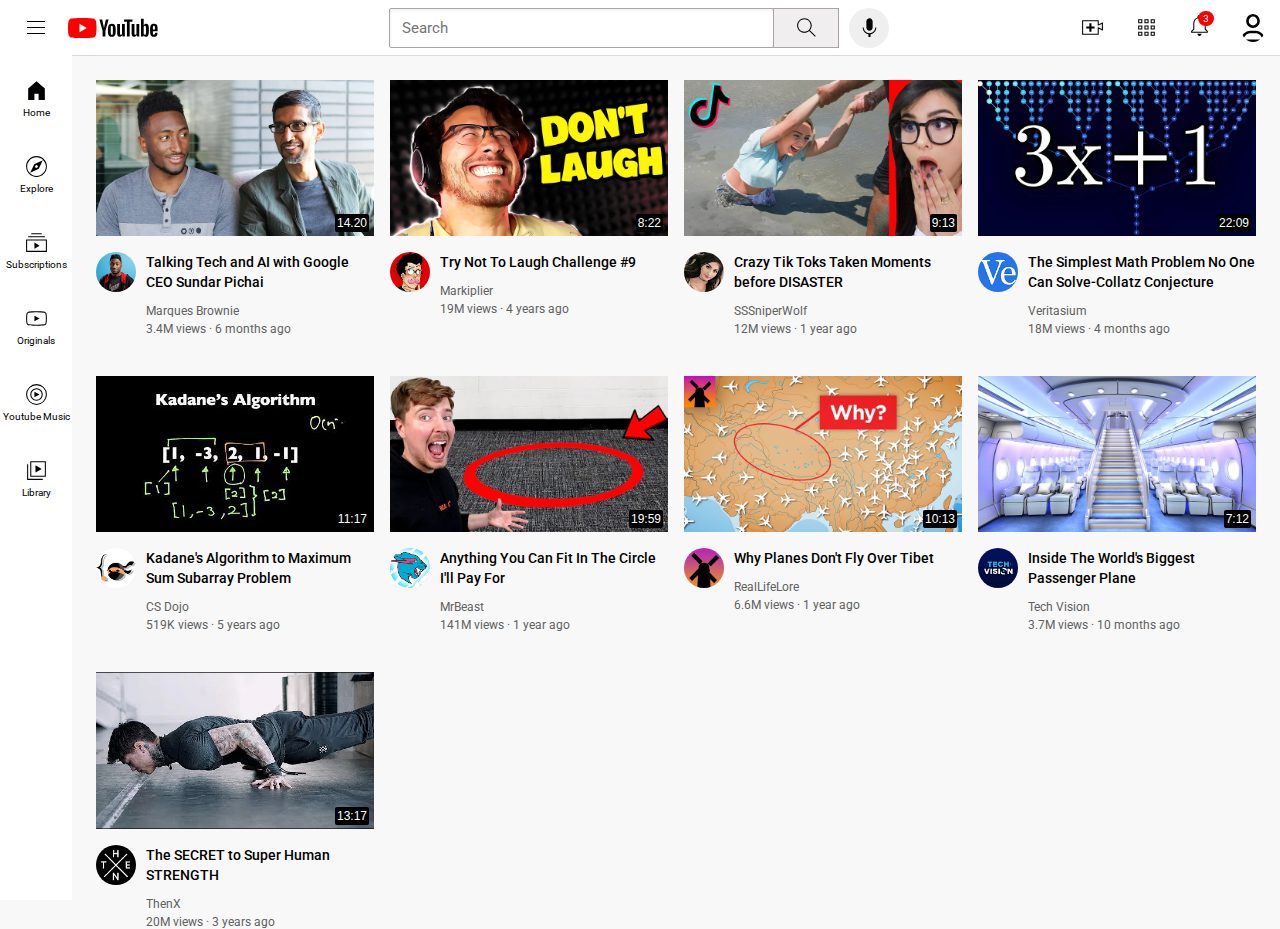
<file: index.html>
<!DOCTYPE html>
    <html>
    <head>
            <title>
                venisha-youtube.com
            </title>
            <link rel="preconnect" href="https://fonts.googleapis.com">
            <link rel="preconnect" href="https://fonts.gstatic.com" crossorigin>
            <link href="https://fonts.googleapis.com/css2?family=Roboto:wght@400;500;700&display=swap" rel="stylesheet">
                
            <link rel="stylesheet" href="Styless/general.css">
            <link rel="stylesheet" href="Styless/video.css">
            <link rel="stylesheet" href="Styless/header.css">
            <link rel="stylesheet" href="Styless/side-bar.css">
        </head>


        <body> 
            <header class="header">
                <div class="left-section">
        <img class="hamburger-menu" src="icons/hamburger-menu.svg">
        <img class="youtube-logo"src="icons/youtube-logo.svg">
                </div>
                <div class="middle-section">
                <input class="search-bar" type="text" placeholder="Search">
                    <button class="search-button">
                    <img class="search-icon"src="icons/search.svg">
                    <div class="tooltip">Search</div>
                   </button>
                    <button class="voice-search-button">
                    <img class="voice-search-icon" src="icons/voice-search-icon.svg">
                    <div class="tooltip">Search with your voice</div>
                    </button>
                </div>
                <div class="right-section">
                    <div class="upload-icon-container">
                        <img class="upload-icon"src="icons/upload.svg">
                        <div class="tooltip">Create</div>
                    </div>
                    <img class="youtube-apps-icon"src="icons/youtube-apps.svg">
                    <div class="notification-icon-container">
                        <img class="notification-icon"src="icons/notifications.svg">
                        <div class="notification-count">3</div>
                    </div>
                
                    <img class="current-user-picture" src="user-regular.svg">
                </div>
            </header>

            <nav class="side-bar">
                <div class="sidebar-link">
                    <img  src="icons/home.svg">
                    <div>Home</div>
                </div>
                <div class="sidebar-link">
                    <img  src="icons/explore.svg">
                    <div>Explore</div>
                </div>
                <div class="sidebar-link">
                    <img  src="icons/subscriptions.svg">
                    <div>Subscriptions</div>
                </div>
                <div class="sidebar-link">
                    <img  src="icons/originals.svg">
                    <div>Originals</div>
                </div>
                <div class="sidebar-link">
                    <img  src="icons/youtube-music.svg">
                    <div>Youtube Music</div>
                    </div>
                <div class="sidebar-link">
                    <img  src="icons/library.svg">
                    <div>Library</div>
                </div>
            </nav>
           <main>
    <section class="video-grid">
            <div class="video-preview">
                <div class="thumbnail-row"> 
                    <a target="_blank" href="https://youtu.be/n2RNcPRtAiY">
                        <img class="thumbnail" src="thumbnails/thumbnail-1.webp">
                        <div class="video-time">14.20</div>
                    </a>
                </div>
                <div class="video-info-grid">
                    <div class="channel-pic">
                        <img class="profile-pic" src="channelpics/channel-1.jpeg">
                    </div>
                    <div class="video-info">
                        <p class="video-title">Talking Tech and AI with Google CEO Sundar Pichai</p>
                        <p class="video-author">Marques Brownie</p>
                    <p class="video-stats">3.4M views &#183; 6 months ago</p>
                    </div>  
                </div>
            </div>


            <div class="video-preview">
                <div class="thumbnail-row">
                    <a target="_blank" href="https://youtu.be/mP0RAo9SKZk">
                        <img class="thumbnail" src="thumbnails/thumbnail-2.webp">
                        <div class="video-time">8:22</div>
                    </a>
                </div>
            <div class="video-info-grid">
                <div class="channel-pic">
                    <img class="profile-pic" src="channelpics/channel-2.jpeg">
                </div >
                <div  class="video-info">
                    <p class="video-title">Try Not To Laugh Challenge #9</p>
                    <p class="video-author">Markiplier</p>
                <p class="video-stats">19M views &#183; 4 years ago</p>
                </div> 
            </div>    
            </div>

            <div class="video-preview">
                <div class="thumbnail-row"> 
                    <a target="_blank" href="https://youtu.be/FgjPQQeTh1w">
                        <img class="thumbnail" src="thumbnails/thumbnail-3.webp">
                        <div class="video-time">9:13</div>
                    </a> 
                </div>
                <div class="video-info-grid">
                    <div class="channel-pic">
                        <img class="profile-pic" src="channelpics/channel-3.jpeg">
                    </div>
                    <div class="video-info">
                        <p class="video-title">Crazy Tik Toks Taken Moments before DISASTER</p>
                        <p class="video-author">SSSniperWolf</p>
                    <p class="video-stats">12M views &#183; 1 year ago</p>
                    </div>  
                </div>
            </div>

            <div class="video-preview">
                <div class="thumbnail-row"> 
                    <a target="_blank" href="https://youtu.be/094y1Z2wpJg">
                        <img class="thumbnail" src="thumbnails/thumbnail-4.webp">
                        <div class="video-time">22:09</div>
                    </a>
                </div>
                <div class="video-info-grid">
                    <div class="channel-pic">
                        <img class="profile-pic" src="channelpics/channel-4.jpeg">
                    </div>
                    <div class="video-info">
                        <p class="video-title">The Simplest Math Problem No One Can Solve-Collatz Conjecture</p>
                        <p class="video-author">Veritasium</p>
                    <p class="video-stats">18M views &#183; 4 months ago</p>
                    </div>  
                </div>
            </div>

            <div class="video-preview">
                <div class="thumbnail-row">
                    <a target="_blank" href="https://youtu.be/86CQq3pKSUw">
                        <img class="thumbnail" src="thumbnails/thumbnail-5.webp">
                        <div class="video-time">11:17</div>
                    </a>  
                </div>
                <div class="video-info-grid">
                    <div class="channel-pic">
                        <img class="profile-pic" src="channelpics/channel-5.jpeg">
                    </div>
                    <div class="video-info">
                        <p class="video-title">Kadane's Algorithm to Maximum Sum Subarray Problem </p>
                        <p class="video-author">CS Dojo</p>
                    <p class="video-stats">519K views &#183; 5 years ago</p>
                    </div>  
                </div>
            </div>

            <div class="video-preview">
                <div class="thumbnail-row"> 
                    <a target="_blank" href="https://youtu.be/yXWw0_UfSFg">
                        <img class="thumbnail" src="thumbnails/thumbnail-6.webp">
                        <div class="video-time">19:59</div>
                    </a> 
                </div>
                <div class="video-info-grid">
                    <div class="channel-pic">
                        <img class="profile-pic" src="channelpics/channel-6.jpeg">
                    </div>
                    <div class="video-info">
                        <p class="video-title">Anything You Can Fit In The Circle I'll Pay For</p>
                        <p class="video-author">MrBeast</p>
                    <p class="video-stats">141M views &#183; 1 year ago</p>
                    </div>  
                </div>
            </div>

            <div class="video-preview">
                <div class="thumbnail-row">
                    <a target="_blank" href="https://youtu.be/fNVa1qMbF9Y">
                        <img class="thumbnail" src="thumbnails/thumbnail-7.webp">
                        <div class="video-time">10:13</div>
                    </a>  
                </div>
                <div class="video-info-grid">
                    <div class="channel-pic">
                        <img class="profile-pic" src="channelpics/channel-7.jpeg">
                    </div>
                    <div class="video-info">
                        <p class="video-title">
                            Why Planes Don't Fly Over Tibet </p>
                        <p class="video-author">RealLifeLore</p>
                    <p class="video-stats">6.6M views &#183; 1 year ago</p>
                    </div>  
                </div>
            </div>
            <div class="video-preview">
                <div class="thumbnail-row">
                    <a target="_blank" href="https://youtu.be/lFm4EM1juls">
                        <img class="thumbnail" src="thumbnails/thumbnail-8.webp">
                        <div class="video-time">7:12</div>
                    </a>  
                </div>
                <div class="video-info-grid">
                    <div class="channel-pic">
                        <img class="profile-pic" src="channelpics/channel-8.jpeg">
                    </div>
                    <div class="video-info">
                        <p class="video-title">Inside The World's Biggest Passenger Plane</p>
                        <p class="video-author">Tech Vision</p>
                    <p class="video-stats">3.7M views &#183; 10 months ago</p>
                    </div>  
                </div>
            </div>
            <div class="video-preview">
                <div class="thumbnail-row">
                    <a target="_blank" href="https://youtu.be/ixmxOlcrlUc">
                        <img class="thumbnail" src="thumbnails/thumbnail-9.webp">
                        <div class="video-time">13:17</div>
                    </a>  
                </div>
                <div class="video-info-grid">
                    <div class="channel-pic">
                        <img class="profile-pic" src="channelpics/channel-9.jpeg">
                    </div>
                    <div class="video-info">
                        <p class="video-title">The SECRET to Super Human STRENGTH</p>
                        <p class="video-author">ThenX</p>
                    <p class="video-stats">20M views &#183; 3 years ago</p>
                    </div>  
                </div>
            </div>
        </section>
</main>
        </body>
    </html>





    <!-- .thumbnail{
        width:300px;
        /* height:300px;
        object-fit:contain;
        object-position:top; 
        border-radius: 255px; */
        vertical-align: middle;
    }

    .search-bar{
    box-shadow: 5px 5px 5px black;
    border:none;
    vertical-align: middle;
    } -->
</file>
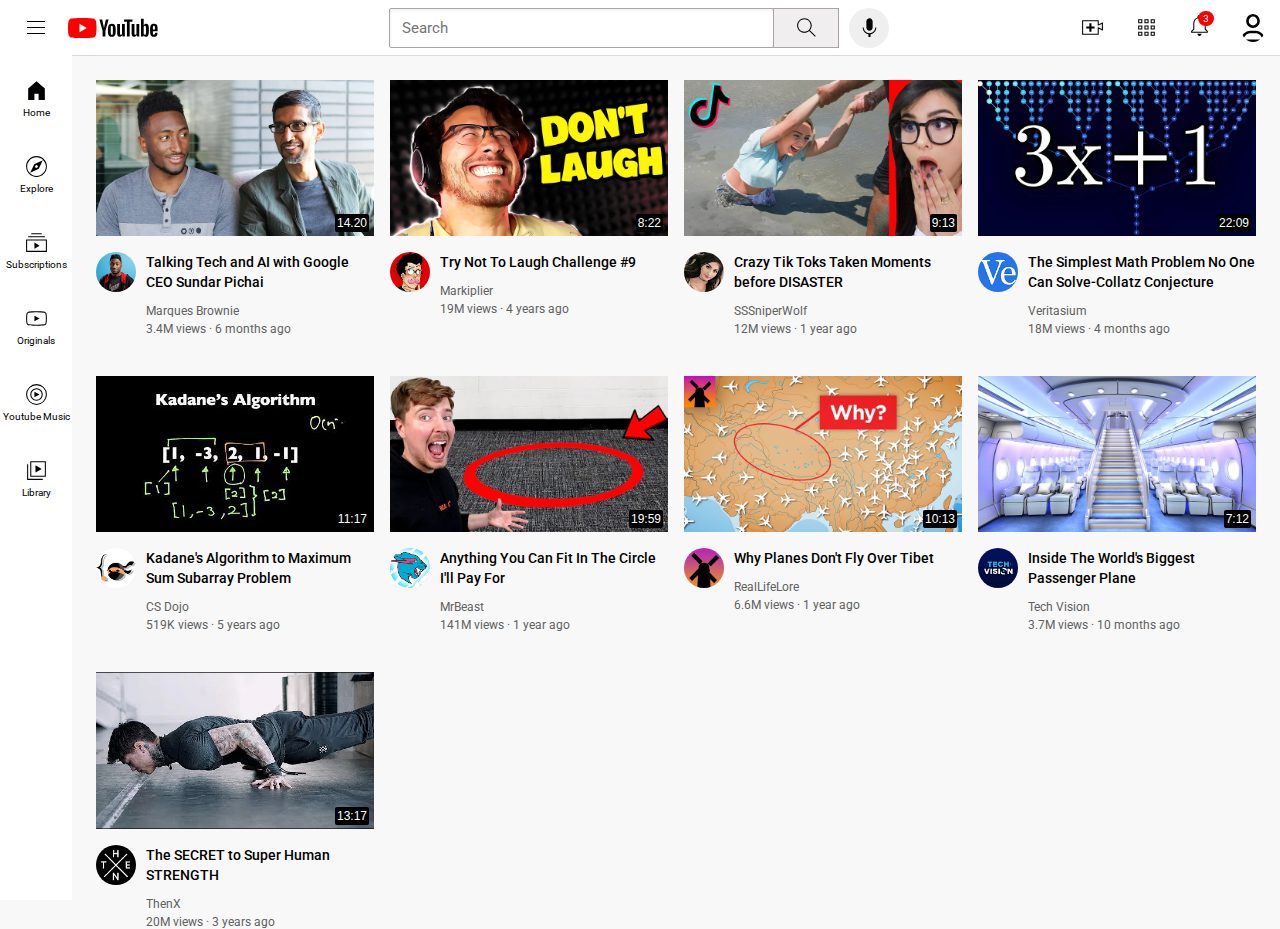
<file: Youtube.html>
<!DOCTYPE html>
    <html>
    <head>
            <title>
                venisha-youtube.com
            </title>
            <link rel="preconnect" href="https://fonts.googleapis.com">
            <link rel="preconnect" href="https://fonts.gstatic.com" crossorigin>
            <link href="https://fonts.googleapis.com/css2?family=Roboto:wght@400;500;700&display=swap" rel="stylesheet">
                
            <link rel="stylesheet" href="Styless/general.css">
            <link rel="stylesheet" href="Styless/video.css">
            <link rel="stylesheet" href="Styless/header.css">
            <link rel="stylesheet" href="Styless/side-bar.css">
        </head>


        <body> 
            <header class="header">
                <div class="left-section">
        <img class="hamburger-menu" src="icons/hamburger-menu.svg">
        <img class="youtube-logo"src="icons/youtube-logo.svg">
                </div>
                <div class="middle-section">
                <input class="search-bar" type="text" placeholder="Search">
                    <button class="search-button">
                    <img class="search-icon"src="icons/search.svg">
                    <div class="tooltip">Search</div>
                   </button>
                    <button class="voice-search-button">
                    <img class="voice-search-icon" src="icons/voice-search-icon.svg">
                    <div class="tooltip">Search with your voice</div>
                    </button>
                </div>
                <div class="right-section">
                    <div class="upload-icon-container">
                        <img class="upload-icon"src="icons/upload.svg">
                        <div class="tooltip">Create</div>
                    </div>
                    <img class="youtube-apps-icon"src="icons/youtube-apps.svg">
                    <div class="notification-icon-container">
                        <img class="notification-icon"src="icons/notifications.svg">
                        <div class="notification-count">3</div>
                    </div>
                
                    <img class="current-user-picture" src="user-regular.svg">
                </div>
            </header>

            <nav class="side-bar">
                <div class="sidebar-link">
                    <img  src="icons/home.svg">
                    <div>Home</div>
                </div>
                <div class="sidebar-link">
                    <img  src="icons/explore.svg">
                    <div>Explore</div>
                </div>
                <div class="sidebar-link">
                    <img  src="icons/subscriptions.svg">
                    <div>Subscriptions</div>
                </div>
                <div class="sidebar-link">
                    <img  src="icons/originals.svg">
                    <div>Originals</div>
                </div>
                <div class="sidebar-link">
                    <img  src="icons/youtube-music.svg">
                    <div>Youtube Music</div>
                    </div>
                <div class="sidebar-link">
                    <img  src="icons/library.svg">
                    <div>Library</div>
                </div>
            </nav>
           <main>
    <section class="video-grid">
            <div class="video-preview">
                <div class="thumbnail-row"> 
                    <a target="_blank" href="https://youtu.be/n2RNcPRtAiY">
                        <img class="thumbnail" src="thumbnails/thumbnail-1.webp">
                        <div class="video-time">14.20</div>
                    </a>
                </div>
                <div class="video-info-grid">
                    <div class="channel-pic">
                        <img class="profile-pic" src="channelpics/channel-1.jpeg">
                    </div>
                    <div class="video-info">
                        <p class="video-title">Talking Tech and AI with Google CEO Sundar Pichai</p>
                        <p class="video-author">Marques Brownie</p>
                    <p class="video-stats">3.4M views &#183; 6 months ago</p>
                    </div>  
                </div>
            </div>


            <div class="video-preview">
                <div class="thumbnail-row">
                    <a target="_blank" href="https://youtu.be/mP0RAo9SKZk">
                        <img class="thumbnail" src="thumbnails/thumbnail-2.webp">
                        <div class="video-time">8:22</div>
                    </a>
                </div>
            <div class="video-info-grid">
                <div class="channel-pic">
                    <img class="profile-pic" src="channelpics/channel-2.jpeg">
                </div >
                <div  class="video-info">
                    <p class="video-title">Try Not To Laugh Challenge #9</p>
                    <p class="video-author">Markiplier</p>
                <p class="video-stats">19M views &#183; 4 years ago</p>
                </div> 
            </div>    
            </div>

            <div class="video-preview">
                <div class="thumbnail-row"> 
                    <a target="_blank" href="https://youtu.be/FgjPQQeTh1w">
                        <img class="thumbnail" src="thumbnails/thumbnail-3.webp">
                        <div class="video-time">9:13</div>
                    </a> 
                </div>
                <div class="video-info-grid">
                    <div class="channel-pic">
                        <img class="profile-pic" src="channelpics/channel-3.jpeg">
                    </div>
                    <div class="video-info">
                        <p class="video-title">Crazy Tik Toks Taken Moments before DISASTER</p>
                        <p class="video-author">SSSniperWolf</p>
                    <p class="video-stats">12M views &#183; 1 year ago</p>
                    </div>  
                </div>
            </div>

            <div class="video-preview">
                <div class="thumbnail-row"> 
                    <a target="_blank" href="https://youtu.be/094y1Z2wpJg">
                        <img class="thumbnail" src="thumbnails/thumbnail-4.webp">
                        <div class="video-time">22:09</div>
                    </a>
                </div>
                <div class="video-info-grid">
                    <div class="channel-pic">
                        <img class="profile-pic" src="channelpics/channel-4.jpeg">
                    </div>
                    <div class="video-info">
                        <p class="video-title">The Simplest Math Problem No One Can Solve-Collatz Conjecture</p>
                        <p class="video-author">Veritasium</p>
                    <p class="video-stats">18M views &#183; 4 months ago</p>
                    </div>  
                </div>
            </div>

            <div class="video-preview">
                <div class="thumbnail-row">
                    <a target="_blank" href="https://youtu.be/86CQq3pKSUw">
                        <img class="thumbnail" src="thumbnails/thumbnail-5.webp">
                        <div class="video-time">11:17</div>
                    </a>  
                </div>
                <div class="video-info-grid">
                    <div class="channel-pic">
                        <img class="profile-pic" src="channelpics/channel-5.jpeg">
                    </div>
                    <div class="video-info">
                        <p class="video-title">Kadane's Algorithm to Maximum Sum Subarray Problem </p>
                        <p class="video-author">CS Dojo</p>
                    <p class="video-stats">519K views &#183; 5 years ago</p>
                    </div>  
                </div>
            </div>

            <div class="video-preview">
                <div class="thumbnail-row"> 
                    <a target="_blank" href="https://youtu.be/yXWw0_UfSFg">
                        <img class="thumbnail" src="thumbnails/thumbnail-6.webp">
                        <div class="video-time">19:59</div>
                    </a> 
                </div>
                <div class="video-info-grid">
                    <div class="channel-pic">
                        <img class="profile-pic" src="channelpics/channel-6.jpeg">
                    </div>
                    <div class="video-info">
                        <p class="video-title">Anything You Can Fit In The Circle I'll Pay For</p>
                        <p class="video-author">MrBeast</p>
                    <p class="video-stats">141M views &#183; 1 year ago</p>
                    </div>  
                </div>
            </div>

            <div class="video-preview">
                <div class="thumbnail-row">
                    <a target="_blank" href="https://youtu.be/fNVa1qMbF9Y">
                        <img class="thumbnail" src="thumbnails/thumbnail-7.webp">
                        <div class="video-time">10:13</div>
                    </a>  
                </div>
                <div class="video-info-grid">
                    <div class="channel-pic">
                        <img class="profile-pic" src="channelpics/channel-7.jpeg">
                    </div>
                    <div class="video-info">
                        <p class="video-title">
                            Why Planes Don't Fly Over Tibet </p>
                        <p class="video-author">RealLifeLore</p>
                    <p class="video-stats">6.6M views &#183; 1 year ago</p>
                    </div>  
                </div>
            </div>
            <div class="video-preview">
                <div class="thumbnail-row">
                    <a target="_blank" href="https://youtu.be/lFm4EM1juls">
                        <img class="thumbnail" src="thumbnails/thumbnail-8.webp">
                        <div class="video-time">7:12</div>
                    </a>  
                </div>
                <div class="video-info-grid">
                    <div class="channel-pic">
                        <img class="profile-pic" src="channelpics/channel-8.jpeg">
                    </div>
                    <div class="video-info">
                        <p class="video-title">Inside The World's Biggest Passenger Plane</p>
                        <p class="video-author">Tech Vision</p>
                    <p class="video-stats">3.7M views &#183; 10 months ago</p>
                    </div>  
                </div>
            </div>
            <div class="video-preview">
                <div class="thumbnail-row">
                    <a target="_blank" href="https://youtu.be/ixmxOlcrlUc">
                        <img class="thumbnail" src="thumbnails/thumbnail-9.webp">
                        <div class="video-time">13:17</div>
                    </a>  
                </div>
                <div class="video-info-grid">
                    <div class="channel-pic">
                        <img class="profile-pic" src="channelpics/channel-9.jpeg">
                    </div>
                    <div class="video-info">
                        <p class="video-title">The SECRET to Super Human STRENGTH</p>
                        <p class="video-author">ThenX</p>
                    <p class="video-stats">20M views &#183; 3 years ago</p>
                    </div>  
                </div>
            </div>
        </section>
</main>
        </body>
    </html>





    <!-- .thumbnail{
        width:300px;
        /* height:300px;
        object-fit:contain;
        object-position:top; 
        border-radius: 255px; */
        vertical-align: middle;
    }

    .search-bar{
    box-shadow: 5px 5px 5px black;
    border:none;
    vertical-align: middle;
    } -->
</file>
<file: Styless/general.css>
p{
   
    margin-top:0;
    margin-bottom:0;
}
body{
    font-family: Roboto,Arial;
    margin:0;
    padding-top:80px;
    padding-left: 96px;
    padding-right: 24px;
    background-color: rgb(248, 248, 248);
}
</file>
<file: Styless/video.css>
.thumbnail{
    width:100%;
}
.video-title{
   margin-top:0;
   font-size:14px;
   font-weight:500;
   line-height:20px;
   margin-bottom: 10px;
}
.video-author{
    margin-top:12px;
    margin-bottom:4px;
    font-size:12px;
    color:rgb(96, 96, 96)
    
}
.video-stats{
    font-size:12px;
    color:rgb(96, 96, 96)
}

.profile-pic{
    width:40px;
    border-radius: 50%;
}
.thumbnail-row{
    margin-bottom:12px;
    position: relative;
}
.video-info-grid{
    display:grid;
    grid-template-columns:50px 1fr;
}
.video-grid{
    display:grid;
    grid-template-columns:1fr 1fr 1fr ;
    column-gap: 16px;
    row-gap:40px;
}

.video-time{
    background-color: black;
    color: white;
    position:absolute;
    bottom:8px;
    right:5px;
    font-family:Robobto,Arial;
    font-size: 12px;
    font-weight:500;
    padding:2px;
    border-radius: 2px;
}

@media(max-width:750px){
    .video-grid{
        grid-template-columns: 1fr 1fr;
    }
}

@media (min-width: 751px) and (max-width: 999px) {
    .video-grid {
      grid-template-columns: 1fr 1fr 1fr;
    }
  }
  
  @media (min-width: 1000px) {
    .video-grid {
      grid-template-columns: 1fr 1fr 1fr 1fr;
    }
  }
</file>
<file: Styless/header.css>
.header{
    height:55px;
    display:flex;
    flex-direction:row;
    justify-content: space-between;
    position:fixed;
    top:0;
    left:0;
    right:0;
    background-color: white;
    border-bottom-width:1px;
    border-bottom-style:solid ;
    border-bottom-color: rgb(219, 216, 216);
    z-index:100;
}
.middle-section{
    margin-left: 70px;
flex :1;
margin-right: 30px;
max-width: 500px;
display:flex;
align-items: center;
}
.left-section{
display:flex;
align-items: center;
}
.right-section{
    display:flex;
    align-items: center;
    justify-content:space-between;
width:200px;
flex-shrink:0;
}
.hamburger-menu{
height:24px;
margin-left: 24px;
margin-right: 20px;
}
.youtube-logo{
    height:20px;
}
.search-button{
    height:40px;
    width:66px;
    border-color:rgb(170, 165, 165) ;
    border-width:1px;
    border-style:solid;
    background-color: rgb(240, 238, 238);
    margin-left:-1px;
margin-right:10px;
}
.voice-search-button{
    height:40px;
    width:40px;
    border-radius:50%;
    border:none;
}

.search-bar{
    padding-left: 12px;
    flex:1;
    height:36px;
    font-size: 16px;
    border-width: 1px;
    border-style: solid;
    border-color: rgb(170, 165, 165);
    border-radius:2px;
    box-shadow:inset 1px 2px 3px rgba(0,0,0,0.05);
    width:0;
}
.search-bar::placeholder{
    font-family:Roboto,Arial;
    font-size:15px;
   
}
.search-icon{
    margin-top:4x;
    height:25px;
   

}

.voice-search-icon{
    height:25px;
}

.upload-icon{
height:25px;
}
.youtube-apps-icon{
    height:25px;
}

.notification-icon{
    height:25px;
}

.current-user-picture{
    height:28px;
    margin-right: 15px;
    border-radius: 50%;
}
.notification-icon-container{
position: relative;
}

.notification-count{
position:absolute;
top:-2px;
right:-2px;
background-color: red;
color:white;
font-family: Roboto,Arial;
font-size: 10px;
padding-top:2px;
padding-bottom: 2px;
padding-left: 5px;
padding-right: 5px;
border-radius: 10px;
}

.search-button,
.voice-search-button,
.upload-icon-container {
  display: flex;
  justify-content: center;
  align-items: center;
  position: relative;
}

.search-button .tooltip,
.voice-search-button .tooltip,
.upload-icon-container .tooltip {
  position: absolute;
  background-color: gray;
  color: white;
  padding-top: 4px;
  padding-bottom: 4px;
  padding-left: 8px;
  padding-right: 8px;
  border-radius: 2px;
  font-size: 12px;
  bottom: -30px;
  opacity: 0;
  transition: opacity 0.15s;
  pointer-events: none;
  white-space: nowrap;
}

.search-button:hover .tooltip,
.voice-search-button:hover .tooltip,
.upload-icon-container:hover .tooltip {
  opacity: 1;
}
</file>
<file: Styless/side-bar.css>
.side-bar{
    position: fixed;
    left:0;
    bottom:0;
    top:55px;
    background-color: white;
    width:72px;
    z-index:200;
    padding-top: 5px;
}
.sidebar-link{
   
    height:76px;
    display:flex;
   
    justify-content: center;
    align-items: center;
    flex-direction: column;
    cursor: pointer;
}
.sidebar-link:hover{
    background-color: rgb(240, 237, 237);
}

.sidebar-link img{
    height: 25px;
    margin-bottom: 4px;
}
.sidebar-link div{
  
    font-size: 10px;
}
</file>
